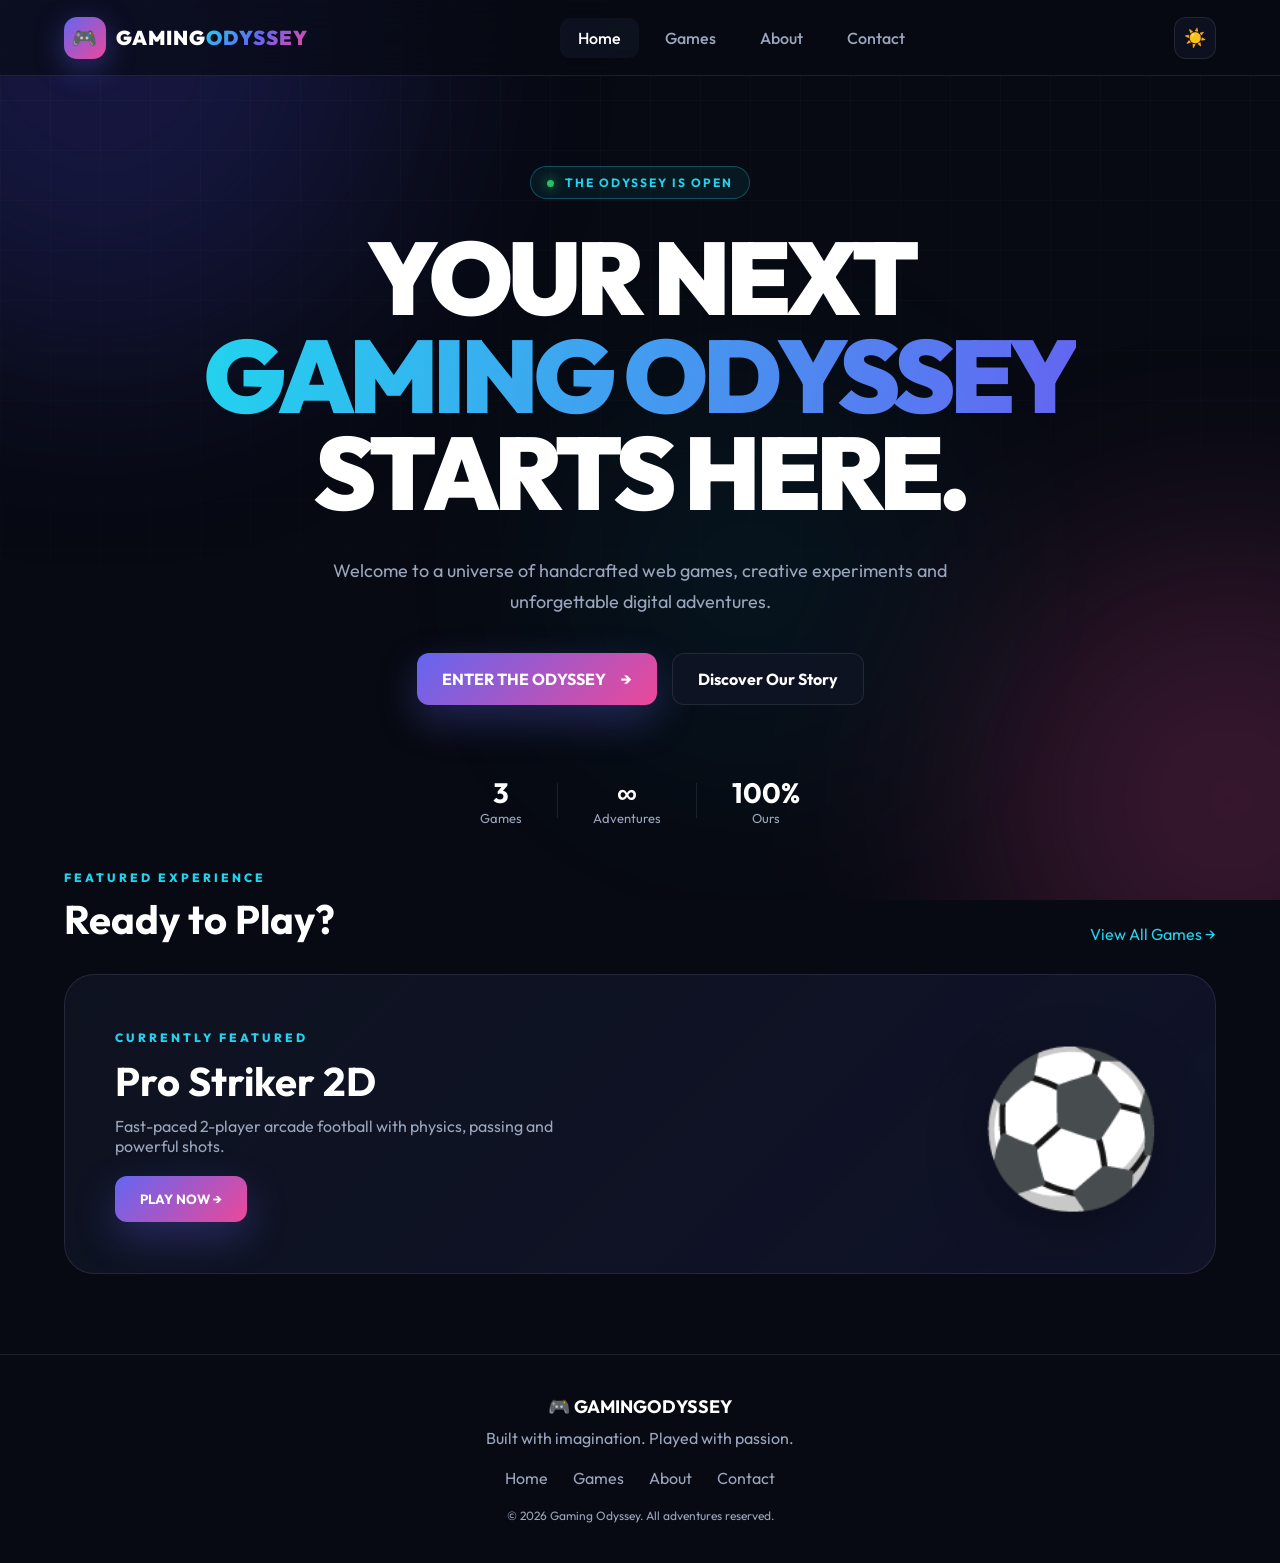
<file: index.html>
<!DOCTYPE html>
<html lang="en" data-theme="dark">

<head>

    <meta charset="UTF-8">

    <meta
        name="viewport"
        content="width=device-width, initial-scale=1.0"
    >

    <meta
        name="description"
        content="Gaming Odyssey — a collection of handcrafted web games built for players who love to explore."
    >

    <meta
        name="theme-color"
        content="#080b14"
    >

    <title>Gaming Odyssey | Enter the Game</title>

    <!-- FAVICON -->
    <link
        rel="icon"
        type="image/svg+xml"
        href="assets/favicon.svg"
    >

    <!-- FONT -->
    <link
        rel="preconnect"
        href="https://fonts.googleapis.com"
    >

    <link
        rel="preconnect"
        href="https://fonts.gstatic.com"
        crossorigin
    >

    <link
        href="https://fonts.googleapis.com/css2?family=Outfit:wght@300;400;500;600;700;800;900&display=swap"
        rel="stylesheet"
    >

    <!-- CSS -->
    <link
        rel="stylesheet"
        href="css/main.css"
    >

</head>


<body>

<!-- =====================================================
     AMBIENT BACKGROUND
===================================================== -->

<div class="ambient-background">

    <div class="ambient-orb orb-one"></div>

    <div class="ambient-orb orb-two"></div>

    <div class="ambient-orb orb-three"></div>

    <div class="grid-overlay"></div>

</div>


<!-- =====================================================
     NAVIGATION
===================================================== -->

<header class="site-header">

    <a
        href="#home"
        class="brand"
    >

        <div class="brand-icon">
            🎮
        </div>

        <div class="brand-text">
            GAMING<span>ODYSSEY</span>
        </div>

    </a>


    <nav
        class="desktop-nav"
        id="desktopNav"
    >

        <a
            href="#home"
            data-page="home"
        >
            Home
        </a>

        <a
            href="#games"
            data-page="games"
        >
            Games
        </a>

        <a
            href="#about"
            data-page="about"
        >
            About
        </a>

        <a
            href="#contact"
            data-page="contact"
        >
            Contact
        </a>

    </nav>


    <div class="header-actions">

        <button
            class="theme-button"
            id="themeToggle"
            aria-label="Toggle theme"
        >

            <span id="themeIcon">
                ☀️
            </span>

        </button>


        <button
            class="mobile-menu-button"
            id="mobileMenuButton"
            aria-label="Open menu"
        >

            ☰

        </button>

    </div>

</header>


<!-- =====================================================
     MOBILE NAVIGATION
===================================================== -->

<div
    class="mobile-nav"
    id="mobileNav"
>

    <a href="#home">
        🏠 Home
    </a>

    <a href="#games">
        🎮 Games
    </a>

    <a href="#about">
        🌌 About
    </a>

    <a href="#contact">
        📩 Contact
    </a>

</div>


<!-- =====================================================
     MAIN APPLICATION
===================================================== -->

<main id="app">


<!-- =====================================================
     HOME PAGE
===================================================== -->

<section
    class="page"
    id="homePage"
    data-page-section="home"
>

    <div class="hero">

        <div class="hero-badge">

            <span class="status-dot"></span>

            THE ODYSSEY IS OPEN

        </div>


        <h1 class="hero-title">

            YOUR NEXT

            <span>
                GAMING ODYSSEY
            </span>

            STARTS HERE.

        </h1>


        <p class="hero-description">

            Welcome to a universe of handcrafted web games,
            creative experiments and unforgettable digital adventures.

        </p>


        <div class="hero-buttons">

            <a
                href="#games"
                class="primary-button"
            >

                <span>
                    ENTER THE ODYSSEY
                </span>

                <span>
                    →
                </span>

            </a>


            <a
                href="#about"
                class="secondary-button"
            >

                Discover Our Story

            </a>

        </div>


        <div class="hero-stats">

            <div class="stat">

                <strong id="gameCount">
                    0
                </strong>

                <span>
                    Games
                </span>

            </div>


            <div class="stat-divider"></div>


            <div class="stat">

                <strong>
                    ∞
                </strong>

                <span>
                    Adventures
                </span>

            </div>


            <div class="stat-divider"></div>


            <div class="stat">

                <strong>
                    100%
                </strong>

                <span>
                    Ours
                </span>

            </div>

        </div>

    </div>


    <!-- FEATURED GAME -->

    <div class="featured-section">

        <div class="section-heading">

            <div>

                <span class="eyebrow">
                    FEATURED EXPERIENCE
                </span>

                <h2>
                    Ready to Play?
                </h2>

            </div>


            <a
                href="#games"
                class="text-link"
            >
                View All Games →
            </a>

        </div>


        <div
            class="featured-card"
            id="featuredGame"
        >

            <!-- Generated by JS -->

        </div>

    </div>

</section>


<!-- =====================================================
     GAMES PAGE
===================================================== -->

<section
    class="page"
    id="gamesPage"
    data-page-section="games"
>

    <div class="page-heading">

        <span class="eyebrow">
            THE ARCADE
        </span>

        <h1>
            Choose Your
            <span>
                Adventure.
            </span>
        </h1>

        <p>
            Every game is crafted by us.
            More worlds are coming soon.
        </p>

    </div>


    <div class="game-controls">

        <div class="search-box">

            <span>
                🔍
            </span>

            <input
                type="text"
                id="gameSearch"
                placeholder="Search games..."
            >

        </div>


        <div
            class="category-filters"
            id="categoryFilters"
        >

            <!-- Generated by JS -->

        </div>

    </div>


    <div
        class="game-grid"
        id="gameGrid"
    >

        <!-- Games generated by JS -->

    </div>


    <div
        class="no-games"
        id="noGames"
    >

        <div>
            🔭
        </div>

        <h3>
            No games found
        </h3>

        <p>
            Try another search or category.
        </p>

    </div>

</section>


<!-- =====================================================
     ABOUT PAGE
===================================================== -->

<section
    class="page"
    id="aboutPage"
    data-page-section="about"
>

    <div class="page-heading">

        <span class="eyebrow">
            OUR STORY
        </span>

        <h1>
            Welcome to
            <span>
                Gaming Odyssey.
            </span>
        </h1>

        <p>
            We're building our own little universe,
            one game at a time.
        </p>

    </div>


    <div class="about-grid">

        <div class="about-card large-card">

            <div class="about-icon">
                🚀
            </div>

            <h2>
                Built From Imagination
            </h2>

            <p>

                Gaming Odyssey is our personal gaming universe.

                Instead of simply playing games,
                we wanted to build them.

                From arcade football to flying challenges
                and experimental 3D worlds,
                every project is another step in our journey.

            </p>

        </div>


        <div class="about-card">

            <div class="about-icon">
                🎮
            </div>

            <h2>
                Made By Us
            </h2>

            <p>

                Every game you find here is part of our own
                collection of projects.

            </p>

        </div>


        <div class="about-card">

            <div class="about-icon">
                🌍
            </div>

            <h2>
                Always Expanding
            </h2>

            <p>

                This universe isn't finished.

                New games, new ideas and new experiences
                will continue to appear here.

            </p>

        </div>

    </div>


    <div class="vision-banner">

        <span>
            OUR VISION
        </span>

        <h2>
            Play.
            Create.
            Explore.
            Repeat.
        </h2>

    </div>

</section>


<!-- =====================================================
     CONTACT PAGE
===================================================== -->

<section
    class="page"
    id="contactPage"
    data-page-section="contact"
>

    <div class="page-heading">

        <span class="eyebrow">
            CONNECT
        </span>

        <h1>
            Let's Build Something
            <span>
                Awesome.
            </span>
        </h1>

        <p>
            Have an idea, suggestion or feedback?
            We'd love to hear it.
        </p>

    </div>


    <div class="contact-grid">


        <div class="contact-info">

            <div class="contact-card">

                <div class="contact-icon">
                    💡
                </div>

                <h3>
                    Suggest a Game
                </h3>

                <p>
                    Tell us what kind of game
                    you want to see next.
                </p>

            </div>


            <div class="contact-card">

                <div class="contact-icon">
                    💬
                </div>

                <h3>
                    Feedback
                </h3>

                <p>
                    Found a bug?
                    Have an idea to improve the experience?
                </p>

            </div>


            <div class="contact-card">

                <div class="contact-icon">
                    🚀
                </div>

                <h3>
                    Collaborate
                </h3>

                <p>
                    Want to build something
                    together?
                </p>

            </div>

        </div>


        <form
            class="contact-form"
            id="contactForm"
        >

            <div class="form-row">

                <div class="form-group">

                    <label>
                        Your Name
                    </label>

                    <input
                        type="text"
                        required
                        placeholder="Enter your name"
                    >

                </div>


                <div class="form-group">

                    <label>
                        Email
                    </label>

                    <input
                        type="email"
                        required
                        placeholder="you@example.com"
                    >

                </div>

            </div>


            <div class="form-group">

                <label>
                    Subject
                </label>

                <input
                    type="text"
                    required
                    placeholder="What's on your mind?"
                >

            </div>


            <div class="form-group">

                <label>
                    Message
                </label>

                <textarea
                    rows="6"
                    required
                    placeholder="Tell us everything..."
                ></textarea>

            </div>


            <button
                type="submit"
                class="primary-button submit-button"
            >

                Send Message
                →

            </button>


            <p
                class="form-message"
                id="formMessage"
            ></p>

        </form>

    </div>

</section>


<!-- =====================================================
     GAME PLAYER PAGE
===================================================== -->

<section
    class="game-player-page"
    id="gamePlayerPage"
>

    <div class="game-player-header">

        <button
            id="backToGames"
            class="back-button"
        >

            ←
            Back to Games

        </button>


        <div class="playing-now">

            <span class="live-dot"></span>

            NOW PLAYING

        </div>


        <h2 id="gameTitleDisplay">
            Game
        </h2>


        <button
            id="fullscreenButton"
            class="player-action"
        >

            ⛶

        </button>

    </div>


    <div class="game-frame-wrapper">

        <iframe
            id="gameFrame"
            src=""
            allow="autoplay; fullscreen; pointer-lock"
            title="Game Player"
        ></iframe>

    </div>

</section>


</main>


<!-- =====================================================
     FOOTER
===================================================== -->

<footer class="site-footer">

    <div class="footer-brand">

        🎮

        <strong>
            GAMINGODYSSEY
        </strong>

    </div>


    <p>
        Built with imagination. Played with passion.
    </p>


    <div class="footer-links">

        <a href="#home">
            Home
        </a>

        <a href="#games">
            Games
        </a>

        <a href="#about">
            About
        </a>

        <a href="#contact">
            Contact
        </a>

    </div>


    <p class="copyright">

        © 2026 Gaming Odyssey.
        All adventures reserved.

    </p>

</footer>


<!-- JAVASCRIPT -->

<script src="js/main.js"></script>

</body>

</html>
</file>
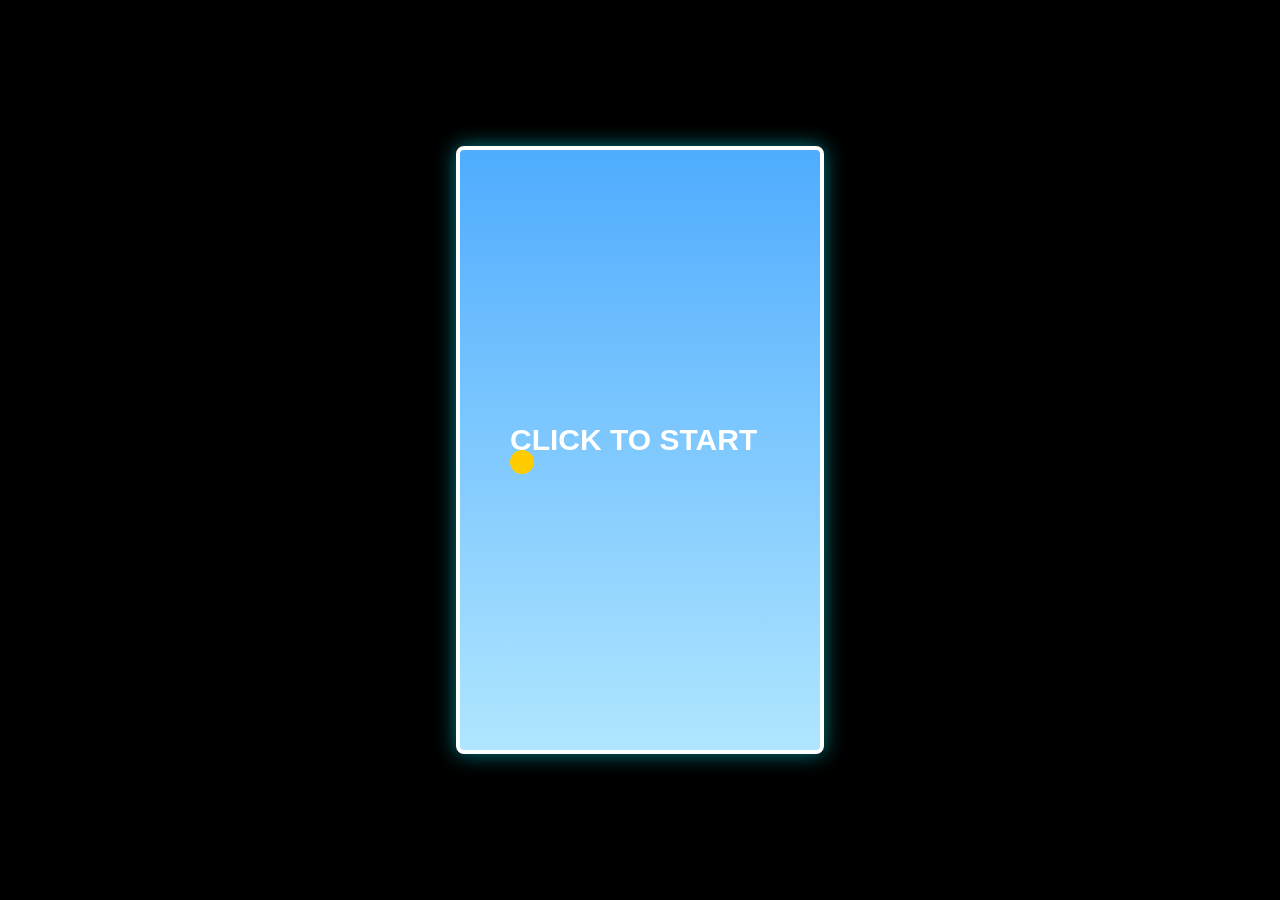
<file: games/Flappy-Bird/index.html>
<!DOCTYPE html>
<html lang="en">
<head>
    <meta charset="UTF-8">
    <title>Flappy Bird</title>
    <link rel="stylesheet" href="style.css">
</head>
<body>
    <canvas id="canvas" width="360" height="600"></canvas>
    <script src="script.js"></script>
</body>
</html>
</file>
<file: css/main.css>
/* =====================================================
   GAMING ODYSSEY
   PREMIUM WEBSITE SYSTEM
===================================================== */


/* =====================================================
   ROOT VARIABLES
===================================================== */

:root {

    --bg: #070a12;

    --surface: rgba(17, 22, 38, 0.72);

    --surface-solid: #111626;

    --surface-hover: rgba(28, 35, 58, 0.9);

    --text: #ffffff;

    --muted: #9aa6bd;

    --border: rgba(255,255,255,0.09);

    --primary: #6366f1;

    --secondary: #ec4899;

    --accent: #22d3ee;

    --success: #22c55e;

    --shadow:
        0 25px 70px
        rgba(0,0,0,0.45);

}


:root[data-theme="light"] {

    --bg: #f5f7fb;

    --surface:
        rgba(255,255,255,0.75);

    --surface-solid: #ffffff;

    --surface-hover:
        rgba(255,255,255,0.95);

    --text: #101426;

    --muted: #64748b;

    --border:
        rgba(0,0,0,0.08);

    --primary: #4f46e5;

    --secondary: #db2777;

    --accent: #0891b2;

    --shadow:
        0 25px 60px
        rgba(30,41,59,0.12);

}


/* =====================================================
   RESET
===================================================== */

* {

    margin: 0;

    padding: 0;

    box-sizing: border-box;

}


html {

    scroll-behavior: smooth;

}


body {

    font-family:
        'Outfit',
        sans-serif;

    background:
        var(--bg);

    color:
        var(--text);

    min-height:
        100vh;

    overflow-x:
        hidden;

    transition:
        background 0.4s ease,
        color 0.4s ease;

}


button,
input,
textarea {

    font-family:
        inherit;

}


button {

    cursor:
        pointer;

}


a {

    text-decoration:
        none;

    color:
        inherit;

}


/* =====================================================
   AMBIENT BACKGROUND
===================================================== */

.ambient-background {

    position:
        fixed;

    inset:
        0;

    overflow:
        hidden;

    pointer-events:
        none;

    z-index:
        -2;

}


.ambient-orb {

    position:
        absolute;

    border-radius:
        50%;

    filter:
        blur(120px);

    opacity:
        0.22;

    animation:
        floating 18s ease-in-out infinite
        alternate;

}


.orb-one {

    width:
        600px;

    height:
        600px;

    background:
        #4f46e5;

    top:
        -250px;

    left:
        -200px;

}


.orb-two {

    width:
        500px;

    height:
        500px;

    background:
        #ec4899;

    right:
        -200px;

    bottom:
        -150px;

    animation-delay:
        -6s;

}


.orb-three {

    width:
        350px;

    height:
        350px;

    background:
        #06b6d4;

    top:
        45%;

    left:
        45%;

    opacity:
        0.08;

    animation-delay:
        -12s;

}


@keyframes floating {

    from {

        transform:
            translate(0,0)
            scale(1);

    }

    to {

        transform:
            translate(100px,80px)
            scale(1.2);

    }

}


.grid-overlay {

    position:
        absolute;

    inset:
        0;

    background-image:

        linear-gradient(
            rgba(255,255,255,0.025)
            1px,
            transparent 1px
        ),

        linear-gradient(
            90deg,
            rgba(255,255,255,0.025)
            1px,
            transparent 1px
        );

    background-size:
        50px 50px;

    mask-image:
        linear-gradient(
            to bottom,
            black,
            transparent 85%
        );

}


/* =====================================================
   HEADER
===================================================== */

.site-header {

    height:
        76px;

    padding:
        0 5%;

    display:
        flex;

    align-items:
        center;

    justify-content:
        space-between;

    position:
        sticky;

    top:
        0;

    z-index:
        1000;

    background:
        rgba(7,10,18,0.65);

    backdrop-filter:
        blur(25px);

    border-bottom:
        1px solid
        var(--border);

}


:root[data-theme="light"]
.site-header {

    background:
        rgba(245,247,251,0.75);

}


.brand {

    display:
        flex;

    align-items:
        center;

    gap:
        10px;

    font-size:
        20px;

    font-weight:
        900;

    letter-spacing:
        1px;

}


.brand-icon {

    width:
        42px;

    height:
        42px;

    display:
        grid;

    place-items:
        center;

    border-radius:
        13px;

    background:
        linear-gradient(
            135deg,
            var(--primary),
            var(--secondary)
        );

    box-shadow:
        0 8px 30px
        rgba(99,102,241,0.4);

}


.brand-text span {

    background:
        linear-gradient(
            135deg,
            var(--accent),
            var(--primary),
            var(--secondary)
        );

    -webkit-background-clip:
        text;

    -webkit-text-fill-color:
        transparent;

}


.desktop-nav {

    display:
        flex;

    gap:
        8px;

}


.desktop-nav a {

    padding:
        10px 18px;

    color:
        var(--muted);

    border-radius:
        10px;

    font-weight:
        500;

    transition:
        0.25s;

}


.desktop-nav a:hover,
.desktop-nav a.active {

    color:
        var(--text);

    background:
        var(--surface);

}


.header-actions {

    display:
        flex;

    gap:
        10px;

}


.theme-button,
.mobile-menu-button {

    width:
        42px;

    height:
        42px;

    border:
        1px solid
        var(--border);

    background:
        var(--surface);

    color:
        var(--text);

    border-radius:
        12px;

    font-size:
        18px;

    transition:
        0.25s;

}


.theme-button:hover,
.mobile-menu-button:hover {

    transform:
        translateY(-2px);

    border-color:
        var(--primary);

}


.mobile-menu-button {

    display:
        none;

}


/* =====================================================
   MOBILE NAV
===================================================== */

.mobile-nav {

    display:
        none;

    position:
        fixed;

    top:
        76px;

    left:
        0;

    right:
        0;

    z-index:
        999;

    padding:
        20px;

    background:
        rgba(8,11,20,0.96);

    backdrop-filter:
        blur(30px);

    border-bottom:
        1px solid
        var(--border);

}


.mobile-nav.open {

    display:
        flex;

    flex-direction:
        column;

    gap:
        8px;

}


.mobile-nav a {

    padding:
        16px;

    border-radius:
        12px;

    font-size:
        18px;

}


.mobile-nav a:hover {

    background:
        var(--surface);

}


/* =====================================================
   PAGE SYSTEM
===================================================== */

.page {

    display:
        none;

    max-width:
        1400px;

    margin:
        auto;

    min-height:
        calc(100vh - 76px);

    padding:
        80px 5%;

}


.page.active {

    display:
        block;

    animation:
        pageEnter
        0.5s
        ease;

}


@keyframes pageEnter {

    from {

        opacity:
            0;

        transform:
            translateY(20px);

    }

    to {

        opacity:
            1;

        transform:
            translateY(0);

    }

}


/* =====================================================
   HERO
===================================================== */

.hero {

    min-height:
        680px;

    display:
        flex;

    flex-direction:
        column;

    align-items:
        center;

    justify-content:
        center;

    text-align:
        center;

}


.hero-badge {

    padding:
        8px 16px;

    border:
        1px solid
        rgba(34,211,238,0.3);

    border-radius:
        100px;

    color:
        var(--accent);

    background:
        rgba(34,211,238,0.07);

    font-size:
        12px;

    font-weight:
        700;

    letter-spacing:
        2px;

    margin-bottom:
        30px;

}


.status-dot,
.live-dot {

    display:
        inline-block;

    width:
        7px;

    height:
        7px;

    border-radius:
        50%;

    background:
        var(--success);

    margin-right:
        7px;

    box-shadow:
        0 0 12px
        var(--success);

}


.hero-title {

    max-width:
        1000px;

    font-size:
        clamp(
            3.2rem,
            8vw,
            7rem
        );

    line-height:
        0.95;

    font-weight:
        900;

    letter-spacing:
        -5px;

}


.hero-title span {

    display:
        block;

    background:
        linear-gradient(
            100deg,
            #22d3ee,
            #6366f1,
            #ec4899
        );

    -webkit-background-clip:
        text;

    -webkit-text-fill-color:
        transparent;

    background-size:
        200%;

    animation:
        gradientMove
        5s
        ease
        infinite;

}


@keyframes gradientMove {

    0%,
    100% {
        background-position:
            0%;
    }

    50% {
        background-position:
            100%;
    }

}


.hero-description {

    max-width:
        650px;

    margin:
        35px auto;

    font-size:
        18px;

    color:
        var(--muted);

    line-height:
        1.7;

}


.hero-buttons {

    display:
        flex;

    gap:
        15px;

    flex-wrap:
        wrap;

    justify-content:
        center;

}


.primary-button,
.secondary-button {

    padding:
        15px 25px;

    border-radius:
        12px;

    font-weight:
        700;

    border:
        none;

    display:
        inline-flex;

    gap:
        15px;

    align-items:
        center;

    transition:
        0.3s;

}


.primary-button {

    color:
        white;

    background:
        linear-gradient(
            135deg,
            var(--primary),
            var(--secondary)
        );

    box-shadow:
        0 15px 40px
        rgba(99,102,241,0.3);

}


.primary-button:hover {

    transform:
        translateY(-4px);

    box-shadow:
        0 20px 50px
        rgba(99,102,241,0.5);

}


.secondary-button {

    border:
        1px solid
        var(--border);

    background:
        var(--surface);

    color:
        var(--text);

}


.secondary-button:hover {

    transform:
        translateY(-4px);

    border-color:
        var(--primary);

}


.hero-stats {

    display:
        flex;

    align-items:
        center;

    gap:
        35px;

    margin-top:
        70px;

}


.stat {

    display:
        flex;

    flex-direction:
        column;

}


.stat strong {

    font-size:
        28px;

}


.stat span {

    color:
        var(--muted);

    font-size:
        13px;

}


.stat-divider {

    width:
        1px;

    height:
        35px;

    background:
        var(--border);

}


/* =====================================================
   SECTIONS
===================================================== */

.featured-section {

    margin-top:
        30px;

}


.section-heading {

    display:
        flex;

    justify-content:
        space-between;

    align-items:
        end;

    margin-bottom:
        30px;

}


.eyebrow {

    color:
        var(--accent);

    font-size:
        12px;

    letter-spacing:
        3px;

    font-weight:
        800;

}


.section-heading h2 {

    font-size:
        40px;

    margin-top:
        8px;

}


.text-link {

    color:
        var(--accent);

}


.featured-card {

    min-height:
        300px;

    border:
        1px solid
        var(--border);

    border-radius:
        30px;

    padding:
        50px;

    display:
        flex;

    align-items:
        center;

    justify-content:
        space-between;

    background:
        linear-gradient(
            135deg,
            var(--surface),
            rgba(99,102,241,0.1)
        );

    overflow:
        hidden;

    position:
        relative;

}


.featured-info h3 {

    font-size:
        40px;

    margin:
        10px 0;

}


.featured-info p {

    color:
        var(--muted);

    max-width:
        500px;

}


.featured-icon {

    font-size:
        150px;

    filter:
        drop-shadow(
            0 20px 30px
            rgba(0,0,0,0.3)
        );

}


/* =====================================================
   PAGE HEADINGS
===================================================== */

.page-heading {

    text-align:
        center;

    max-width:
        800px;

    margin:
        0 auto 70px;

}


.page-heading h1 {

    font-size:
        clamp(
            3rem,
            6vw,
            5rem
        );

    line-height:
        1;

    margin:
        15px 0 25px;

    letter-spacing:
        -3px;

}


.page-heading h1 span {

    background:
        linear-gradient(
            135deg,
            var(--accent),
            var(--primary),
            var(--secondary)
        );

    -webkit-background-clip:
        text;

    -webkit-text-fill-color:
        transparent;

}


.page-heading p {

    color:
        var(--muted);

    font-size:
        18px;

}


/* =====================================================
   GAME CONTROLS
===================================================== */

.game-controls {

    display:
        flex;

    justify-content:
        space-between;

    gap:
        20px;

    margin-bottom:
        40px;

    flex-wrap:
        wrap;

}


.search-box {

    display:
        flex;

    align-items:
        center;

    gap:
        10px;

    padding:
        12px 18px;

    width:
        320px;

    background:
        var(--surface);

    border:
        1px solid
        var(--border);

    border-radius:
        12px;

}


.search-box input {

    background:
        transparent;

    border:
        none;

    outline:
        none;

    color:
        var(--text);

    width:
        100%;

}


.category-filters {

    display:
        flex;

    gap:
        8px;

    flex-wrap:
        wrap;

}


.category-button {

    padding:
        10px 16px;

    border:
        1px solid
        var(--border);

    background:
        var(--surface);

    color:
        var(--muted);

    border-radius:
        10px;

}


.category-button.active,
.category-button:hover {

    color:
        white;

    background:
        var(--primary);

}


/* =====================================================
   GAME GRID
===================================================== */

.game-grid {

    display:
        grid;

    grid-template-columns:
        repeat(
            auto-fit,
            minmax(
                280px,
                1fr
            )
        );

    gap:
        25px;

}


.game-card {

    background:
        var(--surface);

    border:
        1px solid
        var(--border);

    border-radius:
        24px;

    overflow:
        hidden;

    transition:
        0.35s;

    cursor:
        pointer;

}


.game-card:hover {

    transform:
        translateY(-10px);

    border-color:
        rgba(99,102,241,0.6);

    box-shadow:
        0 25px 60px
        rgba(0,0,0,0.3);

}


.game-image {

    height:
        200px;

    display:
        grid;

    place-items:
        center;

    background:
        linear-gradient(
            135deg,
            rgba(99,102,241,0.3),
            rgba(236,72,153,0.2)
        );

    font-size:
        90px;

    position:
        relative;

}


.game-category {

    position:
        absolute;

    top:
        15px;

    left:
        15px;

    padding:
        6px 10px;

    background:
        rgba(0,0,0,0.5);

    border-radius:
        8px;

    font-size:
        11px;

    font-weight:
        700;

}


.game-info {

    padding:
        25px;

}


.game-info h3 {

    font-size:
        23px;

    margin-bottom:
        8px;

}


.game-info p {

    color:
        var(--muted);

    font-size:
        14px;

    line-height:
        1.6;

    min-height:
        45px;

}


.play-button {

    width:
        100%;

    margin-top:
        20px;

    padding:
        12px;

    border:
        none;

    border-radius:
        10px;

    color:
        white;

    font-weight:
        700;

    background:
        linear-gradient(
            135deg,
            var(--primary),
            var(--secondary)
        );

}


.no-games {

    display:
        none;

    text-align:
        center;

    padding:
        80px;

    color:
        var(--muted);

}


.no-games div {

    font-size:
        60px;

}


/* =====================================================
   ABOUT
===================================================== */

.about-grid {

    display:
        grid;

    grid-template-columns:
        repeat(
            2,
            1fr
        );

    gap:
        25px;

}


.about-card {

    padding:
        40px;

    border:
        1px solid
        var(--border);

    background:
        var(--surface);

    border-radius:
        25px;

}


.large-card {

    grid-column:
        span 2;

}


.about-icon {

    font-size:
        45px;

    margin-bottom:
        20px;

}


.about-card h2 {

    margin-bottom:
        15px;

}


.about-card p {

    color:
        var(--muted);

    line-height:
        1.8;

}


.vision-banner {

    margin-top:
        25px;

    padding:
        60px;

    text-align:
        center;

    border-radius:
        25px;

    background:
        linear-gradient(
            135deg,
            var(--primary),
            var(--secondary)
        );

}


.vision-banner span {

    font-size:
        12px;

    letter-spacing:
        3px;

}


.vision-banner h2 {

    font-size:
        clamp(
            2rem,
            5vw,
            4rem
        );

    margin-top:
        15px;

}


/* =====================================================
   CONTACT
===================================================== */

.contact-grid {

    display:
        grid;

    grid-template-columns:
        0.8fr 1.2fr;

    gap:
        30px;

}


.contact-info {

    display:
        flex;

    flex-direction:
        column;

    gap:
        15px;

}


.contact-card,
.contact-form {

    padding:
        30px;

    background:
        var(--surface);

    border:
        1px solid
        var(--border);

    border-radius:
        20px;

}


.contact-icon {

    font-size:
        35px;

    margin-bottom:
        15px;

}


.contact-card p {

    color:
        var(--muted);

    margin-top:
        8px;

    line-height:
        1.6;

}


.form-row {

    display:
        grid;

    grid-template-columns:
        1fr 1fr;

    gap:
        15px;

}


.form-group {

    margin-bottom:
        20px;

}


.form-group label {

    display:
        block;

    margin-bottom:
        8px;

    font-size:
        14px;

}


.form-group input,
.form-group textarea {

    width:
        100%;

    padding:
        14px;

    border:
        1px solid
        var(--border);

    border-radius:
        10px;

    background:
        rgba(0,0,0,0.15);

    color:
        var(--text);

    outline:
        none;

    resize:
        vertical;

}


.form-group input:focus,
.form-group textarea:focus {

    border-color:
        var(--primary);

}


.submit-button {

    width:
        100%;

    justify-content:
        center;

}


.form-message {

    margin-top:
        15px;

    text-align:
        center;

    color:
        var(--success);

}


/* =====================================================
   GAME PLAYER
===================================================== */

.game-player-page {

    display:
        none;

    position:
        fixed;

    inset:
        0;

    z-index:
        2000;

    background:
        #05070c;

    flex-direction:
        column;

}


.game-player-page.active {

    display:
        flex;

}


.game-player-header {

    height:
        65px;

    display:
        grid;

    grid-template-columns:
        1fr auto 1fr;

    align-items:
        center;

    padding:
        0 20px;

    background:
        #0b0f19;

    border-bottom:
        1px solid
        rgba(255,255,255,0.1);

}


.back-button,
.player-action {

    width:
        max-content;

    background:
        transparent;

    border:
        none;

    color:
        white;

    padding:
        10px;

}


.playing-now {

    font-size:
        11px;

    letter-spacing:
        2px;

    color:
        #22c55e;

}


.game-player-header h2 {

    text-align:
        right;

    font-size:
        15px;

}


.game-frame-wrapper {

    flex:
        1;

    position:
        relative;

}


#gameFrame {

    position:
        absolute;

    inset:
        0;

    width:
        100%;

    height:
        100%;

    border:
        none;

}


/* =====================================================
   FOOTER
===================================================== */

.site-footer {

    padding:
        40px 5%;

    border-top:
        1px solid
        var(--border);

    text-align:
        center;

    color:
        var(--muted);

}


.footer-brand {

    color:
        var(--text);

    font-size:
        18px;

    margin-bottom:
        10px;

}


.footer-links {

    display:
        flex;

    justify-content:
        center;

    gap:
        25px;

    margin:
        20px 0;

}


.footer-links a:hover {

    color:
        var(--accent);

}


.copyright {

    font-size:
        12px;

}


/* =====================================================
   RESPONSIVE
===================================================== */

@media
(max-width: 900px) {

    .desktop-nav {

        display:
            none;

    }


    .mobile-menu-button {

        display:
            block;

    }


    .about-grid,
    .contact-grid {

        grid-template-columns:
            1fr;

    }


    .large-card {

        grid-column:
            auto;

    }


    .featured-card {

        flex-direction:
            column;

        text-align:
            center;

        gap:
            30px;

    }

}


@media
(max-width: 600px) {

    .site-header {

        padding:
            0 20px;

    }


    .brand {

        font-size:
            16px;

    }


    .brand-icon {

        width:
            36px;

        height:
            36px;

    }


    .page {

        padding:
            60px 20px;

    }


    .hero {

        min-height:
            650px;

    }


    .hero-title {

        font-size:
            3.2rem;

        letter-spacing:
            -3px;

    }


    .hero-description {

        font-size:
            16px;

    }


    .hero-buttons {

        flex-direction:
            column;

        width:
            100%;

    }


    .primary-button,
    .secondary-button {

        justify-content:
            center;

        width:
            100%;

    }


    .hero-stats {

        gap:
            15px;

    }


    .stat-divider {

        height:
            25px;

    }


    .section-heading {

        align-items:
            flex-start;

        flex-direction:
            column;

        gap:
            15px;

    }


    .featured-card {

        padding:
            30px;

    }


    .featured-info h3 {

        font-size:
            30px;

    }


    .featured-icon {

        font-size:
            100px;

    }


    .game-controls {

        flex-direction:
            column;

    }


    .search-box {

        width:
            100%;

    }


    .category-filters {

        width:
            100%;

    }


    .category-button {

        flex:
            1;

    }


    .form-row {

        grid-template-columns:
            1fr;

    }


    .game-player-header {

        grid-template-columns:
            1fr auto;

    }


    .playing-now {

        display:
            none;

    }


    .game-player-header h2 {

        display:
            none;

    }


    .footer-links {

        flex-wrap:
            wrap;

    }

}


/* =====================================================
   REDUCED MOTION
===================================================== */

@media
(prefers-reduced-motion: reduce) {

    *,
    *::before,
    *::after {

        animation-duration:
            0.01ms !important;

        animation-iteration-count:
            1 !important;

        scroll-behavior:
            auto !important;

        transition-duration:
            0.01ms !important;

    }

}
</file>
<file: games/Flappy-Bird/style.css>
body {
    margin: 0;
    background: #000;
    display: flex;
    justify-content: center;
    align-items: center;
    height: 100vh;
    overflow: hidden;
}
canvas {
    background: linear-gradient(#4facfe, #b0e6ff);
    border: 4px solid #fff;
    border-radius: 8px;
    box-shadow: 0 0 20px rgba(0,243,255,0.5);
}
</file>
